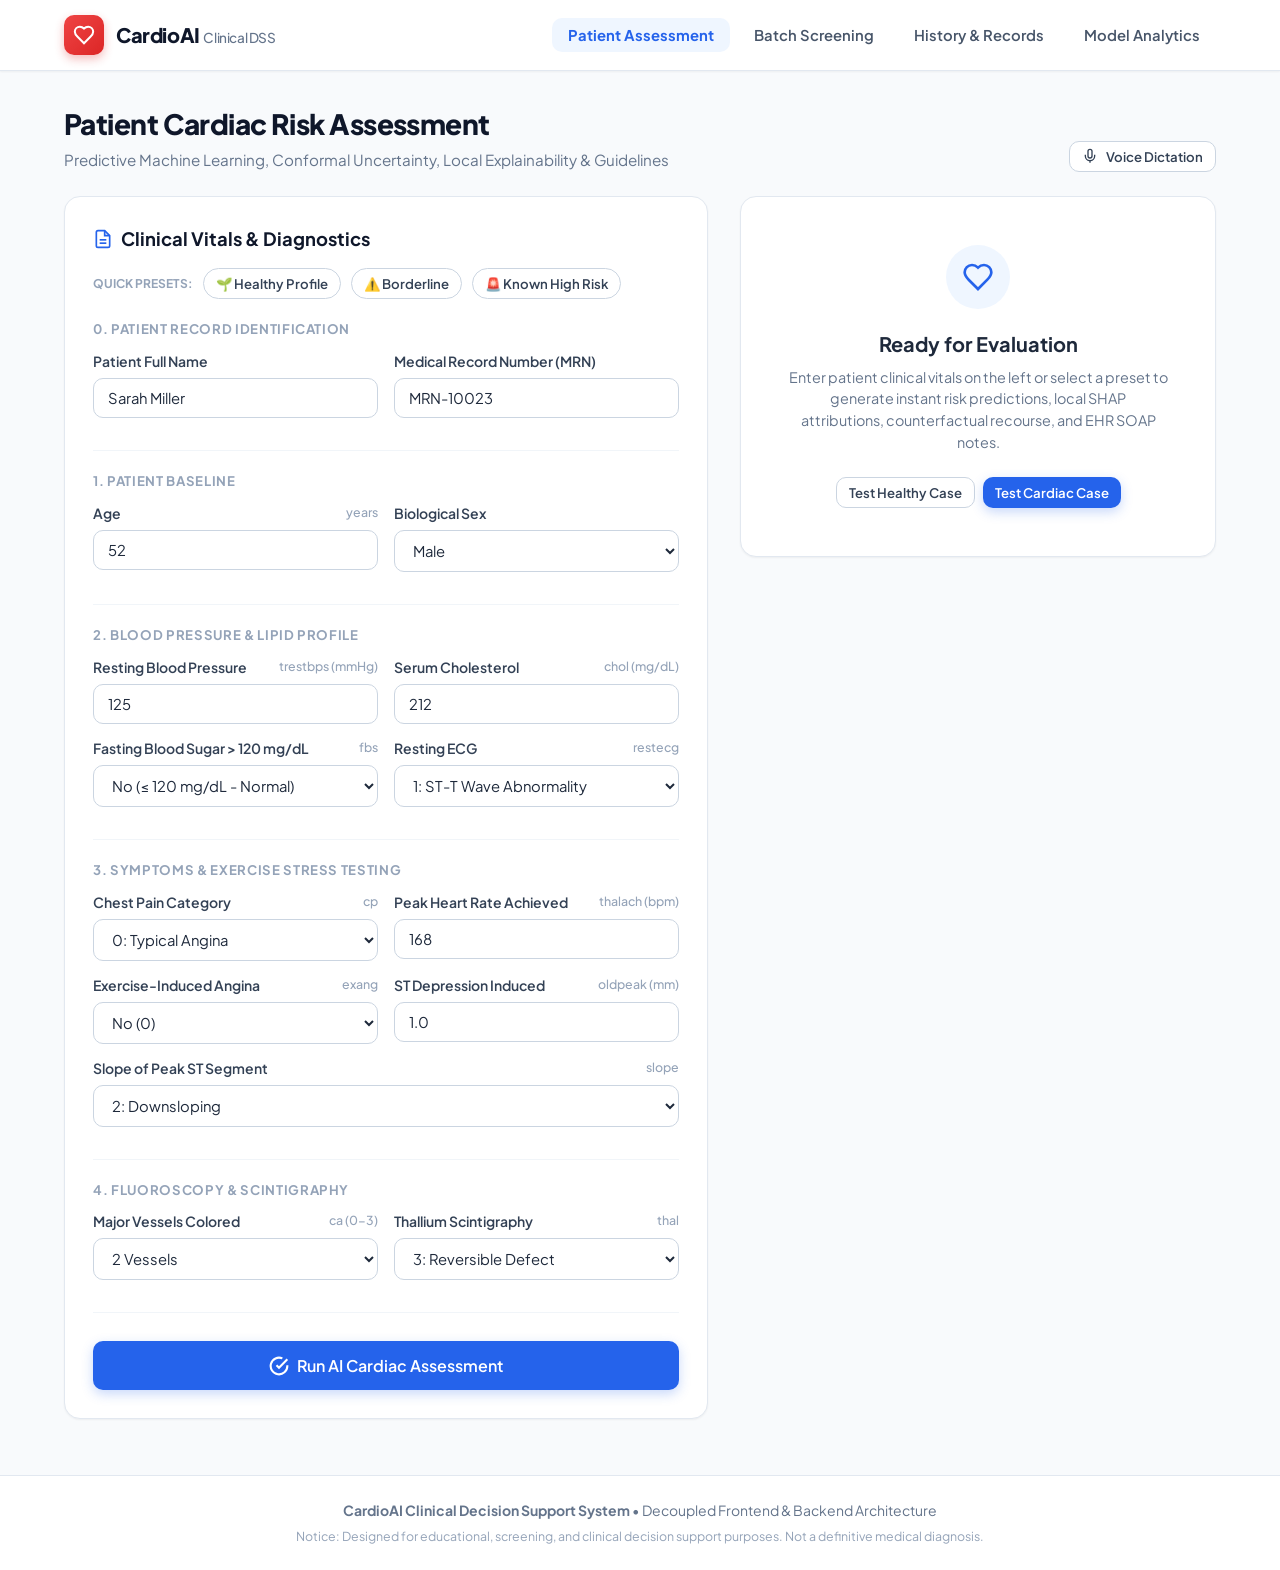
<file: frontend/index.html>
<!DOCTYPE html>
<html lang="en">
<head>
    <meta charset="UTF-8">
    <meta name="viewport" content="width=device-width, initial-scale=1.0">
    <title>CardioAI - Patient Cardiac Risk Assessment & Clinical DSS</title>
    <link rel="preconnect" href="https://fonts.googleapis.com">
    <link rel="preconnect" href="https://fonts.gstatic.com" crossorigin>
    <link href="https://fonts.googleapis.com/css2?family=Plus+Jakarta+Sans:wght@400;500;600;700;800&family=JetBrains+Mono:wght@400;600&display=swap" rel="stylesheet">
    <link rel="stylesheet" href="css/styles.css">
    <link rel="manifest" href="manifest.json">
</head>
<body>
    <nav class="navbar">
        <div class="nav-container">
            <a href="index.html" class="brand">
                <div class="brand-icon">
                    <svg width="22" height="22" viewBox="0 0 24 24" fill="none" stroke="currentColor" stroke-width="2.2"><path d="M19 14c1.49-1.46 3-3.21 3-5.5A5.5 5.5 0 0 0 16.5 3c-1.76 0-3 .5-4.5 2-1.5-1.5-2.74-2-4.5-2A5.5 5.5 0 0 0 2 8.5c0 2.3 1.5 4.05 3 5.5l7 7Z"></path></svg>
                </div>
                <span>CardioAI <span style="font-weight: 500; font-size: 0.85rem; color: var(--slate-500);">Clinical DSS</span></span>
            </a>
            <ul class="nav-links">
                <li><a href="index.html" class="nav-link active">Patient Assessment</a></li>
                <li><a href="batch.html" class="nav-link">Batch Screening</a></li>
                <li><a href="history.html" class="nav-link">History & Records</a></li>
                <li><a href="models.html" class="nav-link">Model Analytics</a></li>
            </ul>
        </div>
    </nav>

    <main class="main-content">
        <div class="page-header">
            <div>
                <h1 class="page-title">Patient Cardiac Risk Assessment</h1>
                <p class="page-subtitle">Predictive Machine Learning, Conformal Uncertainty, Local Explainability & Guidelines</p>
            </div>
            <div>
                <button type="button" class="btn btn-outline btn-sm" id="voiceBtn" onclick="toggleVoiceDictation()" style="background-color: white;">
                    <svg width="16" height="16" viewBox="0 0 24 24" fill="none" stroke="currentColor" stroke-width="2"><path d="M12 2a3 3 0 0 0-3 3v7a3 3 0 0 0 6 0V5a3 3 0 0 0-3-3Z"></path><path d="M19 10v2a7 7 0 0 1-14 0v-2"></path><line x1="12" y1="19" x2="12" y2="22"></line></svg>
                    <span id="voiceText">Voice Dictation</span>
                </button>
            </div>
        </div>

        <div class="assessment-grid" style="display: grid; grid-template-columns: 1.15fr 0.85fr; gap: 32px; align-items: start;">
            <!-- Left: Form -->
            <div class="card">
                <div class="card-title">
                    <svg width="20" height="20" viewBox="0 0 24 24" fill="none" stroke="var(--primary)" stroke-width="2"><path d="M14 2H6a2 2 0 0 0-2 2v16a2 2 0 0 0 2 2h12a2 2 0 0 0 2-2V8z"></path><polyline points="14 2 14 8 20 8"></polyline><line x1="16" y1="13" x2="8" y2="13"></line><line x1="16" y1="17" x2="8" y2="17"></line></svg>
                    Clinical Vitals & Diagnostics
                </div>

                <!-- Presets -->
                <div style="display: flex; gap: 10px; margin-bottom: 20px; flex-wrap: wrap;">
                    <span style="font-size: 0.75rem; font-weight: 700; color: var(--slate-400); align-self: center;">QUICK PRESETS:</span>
                    <button type="button" class="btn btn-outline btn-sm" onclick="applyPreset('healthy')" style="border-radius: 9999px;">🌱 Healthy Profile</button>
                    <button type="button" class="btn btn-outline btn-sm" onclick="applyPreset('moderate')" style="border-radius: 9999px;">⚠️ Borderline</button>
                    <button type="button" class="btn btn-outline btn-sm" onclick="applyPreset('cardiac')" style="border-radius: 9999px;">🚨 Known High Risk</button>
                </div>

                <form id="predictionForm">
                    <!-- 0. Patient Demographics & Record Identifier -->
                    <div class="form-section">
                        <div class="section-title">0. Patient Record Identification</div>
                        <div class="form-row">
                            <div class="form-group">
                                <label class="form-label">Patient Full Name</label>
                                <input type="text" id="input_patient_name" name="patient_name" class="form-control" value="Sarah Miller" required>
                            </div>
                            <div class="form-group">
                                <label class="form-label">Medical Record Number (MRN)</label>
                                <input type="text" id="input_mrn" name="mrn" class="form-control" value="MRN-10023" required>
                            </div>
                        </div>
                    </div>

                    <!-- 1. Patient Demographics -->
                    <div class="form-section">
                        <div class="section-title">1. Patient Baseline</div>
                        <div class="form-row">
                            <div class="form-group">
                                <label class="form-label">Age <span class="label-hint">years</span></label>
                                <input type="number" id="input_age" name="age" class="form-control" required min="18" max="100" value="52">
                            </div>
                            <div class="form-group">
                                <label class="form-label">Biological Sex</label>
                                <select id="input_sex" name="sex" class="form-control" required>
                                    <option value="1">Male</option>
                                    <option value="0">Female</option>
                                </select>
                            </div>
                        </div>
                    </div>

                    <!-- 2. Hemodynamics & Laboratory -->
                    <div class="form-section">
                        <div class="section-title">2. Blood Pressure & Lipid Profile</div>
                        <div class="form-row">
                            <div class="form-group">
                                <label class="form-label">Resting Blood Pressure <span class="label-hint">trestbps (mmHg)</span></label>
                                <input type="number" id="input_trestbps" name="trestbps" class="form-control" required min="80" max="220" value="125">
                            </div>
                            <div class="form-group">
                                <label class="form-label">Serum Cholesterol <span class="label-hint">chol (mg/dL)</span></label>
                                <input type="number" id="input_chol" name="chol" class="form-control" required min="100" max="600" value="212">
                            </div>
                        </div>
                        <div class="form-row">
                            <div class="form-group">
                                <label class="form-label">Fasting Blood Sugar &gt; 120 mg/dL <span class="label-hint">fbs</span></label>
                                <select id="input_fbs" name="fbs" class="form-control" required>
                                    <option value="0">No (≤ 120 mg/dL - Normal)</option>
                                    <option value="1">Yes (&gt; 120 mg/dL - Elevated)</option>
                                </select>
                            </div>
                            <div class="form-group">
                                <label class="form-label">Resting ECG <span class="label-hint">restecg</span></label>
                                <select id="input_restecg" name="restecg" class="form-control" required>
                                    <option value="0">0: Normal</option>
                                    <option value="1" selected>1: ST-T Wave Abnormality</option>
                                    <option value="2">2: Left Ventricular Hypertrophy</option>
                                </select>
                            </div>
                        </div>
                    </div>

                    <!-- 3. Symptoms & Stress Test -->
                    <div class="form-section">
                        <div class="section-title">3. Symptoms & Exercise Stress Testing</div>
                        <div class="form-row">
                            <div class="form-group">
                                <label class="form-label">Chest Pain Category <span class="label-hint">cp</span></label>
                                <select id="input_cp" name="cp" class="form-control" required>
                                    <option value="0">0: Typical Angina</option>
                                    <option value="1">1: Atypical Angina</option>
                                    <option value="2">2: Non-Anginal Pain</option>
                                    <option value="3">3: Asymptomatic</option>
                                </select>
                            </div>
                            <div class="form-group">
                                <label class="form-label">Peak Heart Rate Achieved <span class="label-hint">thalach (bpm)</span></label>
                                <input type="number" id="input_thalach" name="thalach" class="form-control" required min="60" max="230" value="168">
                            </div>
                        </div>
                        <div class="form-row">
                            <div class="form-group">
                                <label class="form-label">Exercise-Induced Angina <span class="label-hint">exang</span></label>
                                <select id="input_exang" name="exang" class="form-control" required>
                                    <option value="0">No (0)</option>
                                    <option value="1">Yes (1 - Exertional Discomfort)</option>
                                </select>
                            </div>
                            <div class="form-group">
                                <label class="form-label">ST Depression Induced <span class="label-hint">oldpeak (mm)</span></label>
                                <input type="number" step="0.1" id="input_oldpeak" name="oldpeak" class="form-control" required min="0" max="10" value="1.0">
                            </div>
                        </div>
                        <div class="form-row">
                            <div class="form-group">
                                <label class="form-label">Slope of Peak ST Segment <span class="label-hint">slope</span></label>
                                <select id="input_slope" name="slope" class="form-control" required>
                                    <option value="0">0: Upsloping</option>
                                    <option value="1">1: Flat</option>
                                    <option value="2" selected>2: Downsloping</option>
                                </select>
                            </div>
                        </div>
                    </div>

                    <!-- 4. Fluoroscopy & Thallium -->
                    <div class="form-section">
                        <div class="section-title">4. Fluoroscopy & Scintigraphy</div>
                        <div class="form-row">
                            <div class="form-group">
                                <label class="form-label">Major Vessels Colored <span class="label-hint">ca (0-3)</span></label>
                                <select id="input_ca" name="ca" class="form-control" required>
                                    <option value="0">0 Vessels</option>
                                    <option value="1">1 Vessel</option>
                                    <option value="2" selected>2 Vessels</option>
                                    <option value="3">3 Vessels</option>
                                </select>
                            </div>
                            <div class="form-group">
                                <label class="form-label">Thallium Scintigraphy <span class="label-hint">thal</span></label>
                                <select id="input_thal" name="thal" class="form-control" required>
                                    <option value="1">1: Normal</option>
                                    <option value="2">2: Fixed Defect</option>
                                    <option value="3" selected>3: Reversible Defect</option>
                                </select>
                            </div>
                        </div>
                    </div>

                    <button type="submit" class="btn btn-primary" style="width: 100%; padding: 14px; font-size: 1rem; margin-top: 8px;">
                        <svg width="20" height="20" viewBox="0 0 24 24" fill="none" stroke="currentColor" stroke-width="2.5"><path d="M22 11.08V12a10 10 0 1 1-5.93-9.14"></path><polyline points="22 4 12 14.01 9 11.01"></polyline></svg>
                        Run AI Cardiac Assessment
                    </button>
                </form>
            </div>

            <!-- Right: Results Panel -->
            <div id="resultsContainer">
                <div class="card" style="text-align: center; padding: 48px 24px;">
                    <div style="width: 64px; height: 64px; background-color: var(--primary-light); color: var(--primary); border-radius: 50%; display: flex; align-items: center; justify-content: center; margin: 0 auto 20px;">
                        <svg width="32" height="32" viewBox="0 0 24 24" fill="none" stroke="currentColor" stroke-width="2"><path d="M19 14c1.49-1.46 3-3.21 3-5.5A5.5 5.5 0 0 0 16.5 3c-1.76 0-3 .5-4.5 2-1.5-1.5-2.74-2-4.5-2A5.5 5.5 0 0 0 2 8.5c0 2.3 1.5 4.05 3 5.5l7 7Z"></path></svg>
                    </div>
                    <h3 style="font-size: 1.25rem; font-weight: 700; color: var(--slate-800); margin-bottom: 8px;">Ready for Evaluation</h3>
                    <p style="font-size: 0.9rem; color: var(--slate-500); max-width: 380px; margin: 0 auto 24px;">
                        Enter patient clinical vitals on the left or select a preset to generate instant risk predictions, local SHAP attributions, counterfactual recourse, and EHR SOAP notes.
                    </p>
                    <div style="display: flex; justify-content: center; gap: 8px;">
                        <button type="button" class="btn btn-outline btn-sm" onclick="applyPreset('healthy')">Test Healthy Case</button>
                        <button type="button" class="btn btn-primary btn-sm" onclick="applyPreset('cardiac')">Test Cardiac Case</button>
                    </div>
                </div>
            </div>
        </div>
    </main>

    <footer class="footer">
        <p><b>CardioAI Clinical Decision Support System</b> &bull; Decoupled Frontend & Backend Architecture</p>
        <p class="footer-disclaimer">Notice: Designed for educational, screening, and clinical decision support purposes. Not a definitive medical diagnosis.</p>
    </footer>

    <script src="js/api.js"></script>
    <script src="js/app.js"></script>
</body>
</html>
</file>
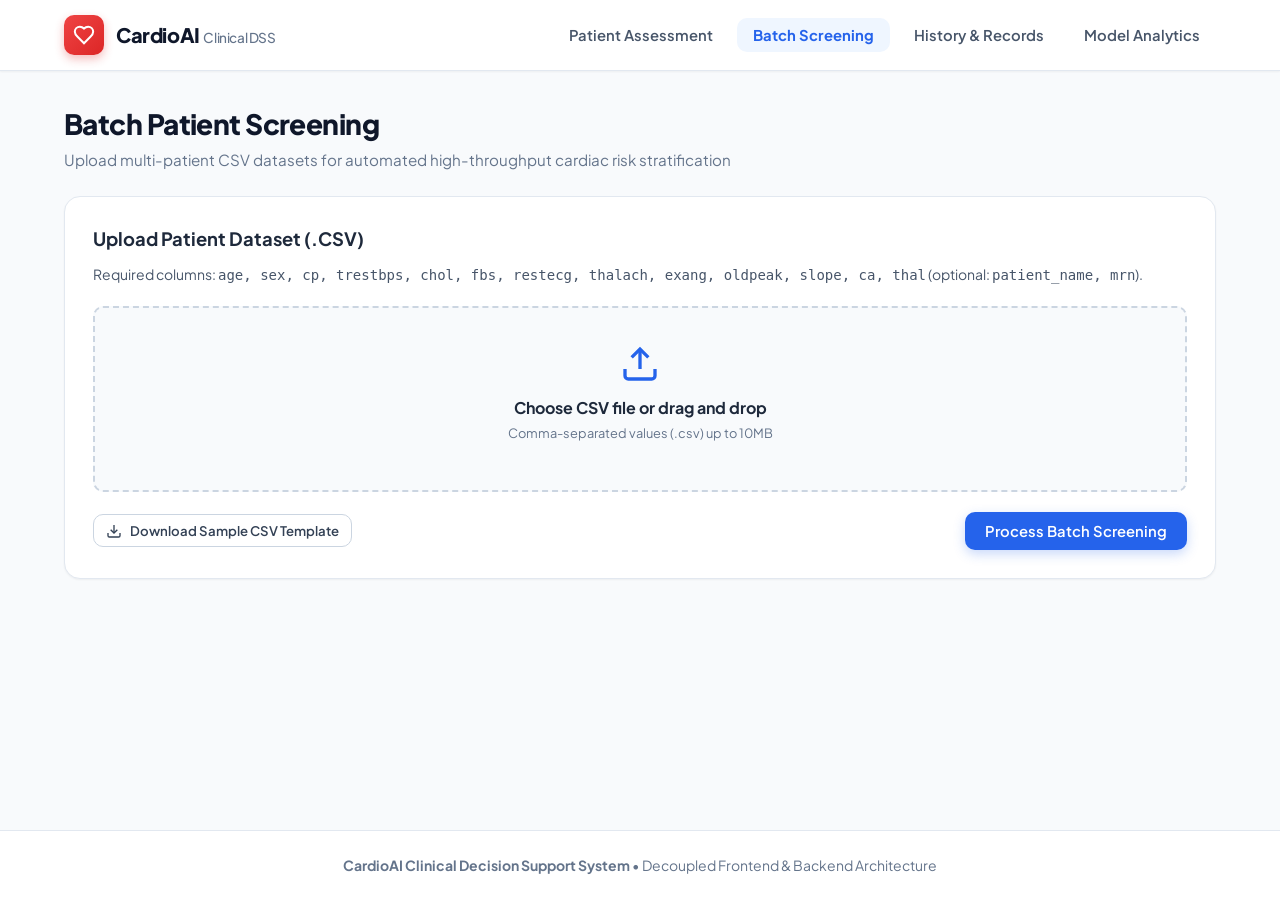
<file: frontend/batch.html>
<!DOCTYPE html>
<html lang="en">
<head>
    <meta charset="UTF-8">
    <meta name="viewport" content="width=device-width, initial-scale=1.0">
    <title>Batch Patient Screening - CardioAI</title>
    <link rel="preconnect" href="https://fonts.googleapis.com">
    <link rel="preconnect" href="https://fonts.gstatic.com" crossorigin>
    <link href="https://fonts.googleapis.com/css2?family=Plus+Jakarta+Sans:wght@400;500;600;700;800&display=swap" rel="stylesheet">
    <link rel="stylesheet" href="css/styles.css">
    <link rel="manifest" href="manifest.json">
</head>
<body>
    <nav class="navbar">
        <div class="nav-container">
            <a href="index.html" class="brand">
                <div class="brand-icon">
                    <svg width="22" height="22" viewBox="0 0 24 24" fill="none" stroke="currentColor" stroke-width="2.2"><path d="M19 14c1.49-1.46 3-3.21 3-5.5A5.5 5.5 0 0 0 16.5 3c-1.76 0-3 .5-4.5 2-1.5-1.5-2.74-2-4.5-2A5.5 5.5 0 0 0 2 8.5c0 2.3 1.5 4.05 3 5.5l7 7Z"></path></svg>
                </div>
                <span>CardioAI <span style="font-weight: 500; font-size: 0.85rem; color: var(--slate-500);">Clinical DSS</span></span>
            </a>
            <ul class="nav-links">
                <li><a href="index.html" class="nav-link">Patient Assessment</a></li>
                <li><a href="batch.html" class="nav-link active">Batch Screening</a></li>
                <li><a href="history.html" class="nav-link">History & Records</a></li>
                <li><a href="models.html" class="nav-link">Model Analytics</a></li>
            </ul>
        </div>
    </nav>

    <main class="main-content">
        <div class="page-header">
            <div>
                <h1 class="page-title">Batch Patient Screening</h1>
                <p class="page-subtitle">Upload multi-patient CSV datasets for automated high-throughput cardiac risk stratification</p>
            </div>
        </div>

        <div class="card">
            <h3 style="font-size: 1.15rem; font-weight: 700; margin-bottom: 12px;">Upload Patient Dataset (.CSV)</h3>
            <p style="font-size: 0.875rem; color: var(--slate-600); margin-bottom: 20px;">
                Required columns: <code>age, sex, cp, trestbps, chol, fbs, restecg, thalach, exang, oldpeak, slope, ca, thal</code> (optional: <code>patient_name, mrn</code>).
            </p>

            <form id="batchForm">
                <div style="border: 2px dashed var(--slate-300); border-radius: var(--radius-md); padding: 36px 20px; text-align: center; background-color: var(--slate-50); cursor: pointer;" onclick="document.getElementById('csv_file').click()">
                    <svg width="40" height="40" viewBox="0 0 24 24" fill="none" stroke="var(--primary)" stroke-width="2" style="margin: 0 auto 12px; display: block;"><path d="M21 15v4a2 2 0 0 1-2 2H5a2 2 0 0 1-2-2v-4"></path><polyline points="17 8 12 3 7 8"></polyline><line x1="12" y1="3" x2="12" y2="15"></line></svg>
                    <div style="font-weight: 700; color: var(--slate-800); margin-bottom: 4px;">Choose CSV file or drag and drop</div>
                    <div style="font-size: 0.8rem; color: var(--slate-500);">Comma-separated values (.csv) up to 10MB</div>
                    <input type="file" id="csv_file" accept=".csv" required style="display: none;">
                    <div id="file_selected" style="margin-top: 10px; font-weight: 600; color: var(--primary);"></div>
                </div>

                <div style="display: flex; justify-content: space-between; align-items: center; margin-top: 20px;">
                    <a id="templateLink" href="#" class="btn btn-outline btn-sm">
                        <svg width="16" height="16" viewBox="0 0 24 24" fill="none" stroke="currentColor" stroke-width="2"><path d="M21 15v4a2 2 0 0 1-2 2H5a2 2 0 0 1-2-2v-4"></path><polyline points="7 10 12 15 17 10"></polyline><line x1="12" y1="15" x2="12" y2="3"></line></svg>
                        Download Sample CSV Template
                    </a>
                    <button type="submit" class="btn btn-primary">
                        Process Batch Screening
                    </button>
                </div>
            </form>
        </div>

        <div id="batchResultsContainer"></div>
    </main>

    <footer class="footer">
        <p><b>CardioAI Clinical Decision Support System</b> &bull; Decoupled Frontend & Backend Architecture</p>
    </footer>

    <script src="js/api.js"></script>
    <script src="js/batch.js"></script>
</body>
</html>
</file>
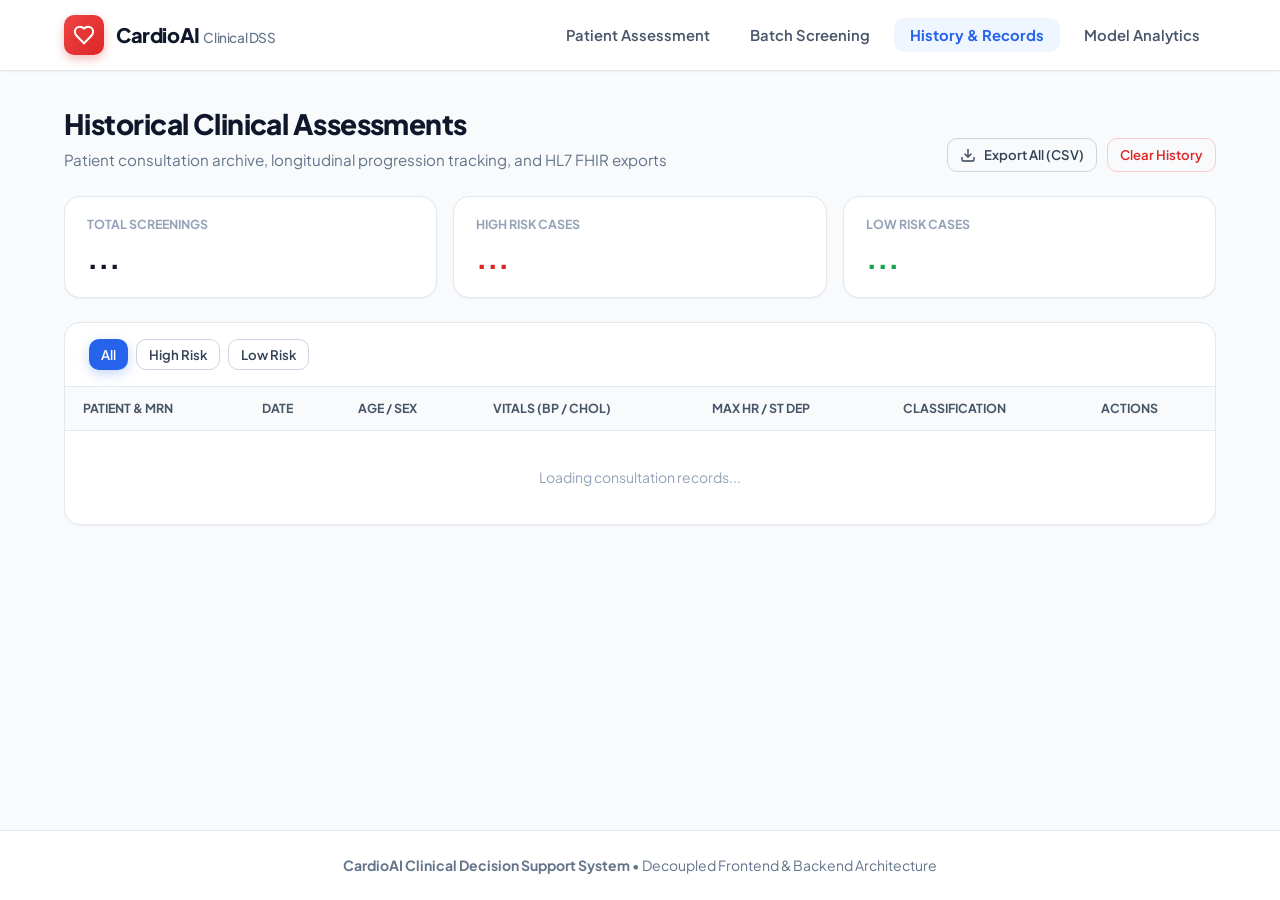
<file: frontend/history.html>
<!DOCTYPE html>
<html lang="en">
<head>
    <meta charset="UTF-8">
    <meta name="viewport" content="width=device-width, initial-scale=1.0">
    <title>Historical Clinical Assessments - CardioAI</title>
    <link rel="preconnect" href="https://fonts.googleapis.com">
    <link rel="preconnect" href="https://fonts.gstatic.com" crossorigin>
    <link href="https://fonts.googleapis.com/css2?family=Plus+Jakarta+Sans:wght@400;500;600;700;800&display=swap" rel="stylesheet">
    <link rel="stylesheet" href="css/styles.css">
    <link rel="manifest" href="manifest.json">
</head>
<body>
    <nav class="navbar">
        <div class="nav-container">
            <a href="index.html" class="brand">
                <div class="brand-icon">
                    <svg width="22" height="22" viewBox="0 0 24 24" fill="none" stroke="currentColor" stroke-width="2.2"><path d="M19 14c1.49-1.46 3-3.21 3-5.5A5.5 5.5 0 0 0 16.5 3c-1.76 0-3 .5-4.5 2-1.5-1.5-2.74-2-4.5-2A5.5 5.5 0 0 0 2 8.5c0 2.3 1.5 4.05 3 5.5l7 7Z"></path></svg>
                </div>
                <span>CardioAI <span style="font-weight: 500; font-size: 0.85rem; color: var(--slate-500);">Clinical DSS</span></span>
            </a>
            <ul class="nav-links">
                <li><a href="index.html" class="nav-link">Patient Assessment</a></li>
                <li><a href="batch.html" class="nav-link">Batch Screening</a></li>
                <li><a href="history.html" class="nav-link active">History & Records</a></li>
                <li><a href="models.html" class="nav-link">Model Analytics</a></li>
            </ul>
        </div>
    </nav>

    <main class="main-content">
        <div class="page-header">
            <div>
                <h1 class="page-title">Historical Clinical Assessments</h1>
                <p class="page-subtitle">Patient consultation archive, longitudinal progression tracking, and HL7 FHIR exports</p>
            </div>
            <div style="display: flex; gap: 10px;">
                <a id="csvExportBtn" href="#" class="btn btn-outline btn-sm">
                    <svg width="16" height="16" viewBox="0 0 24 24" fill="none" stroke="currentColor" stroke-width="2"><path d="M21 15v4a2 2 0 0 1-2 2H5a2 2 0 0 1-2-2v-4"></path><polyline points="7 10 12 15 17 10"></polyline><line x1="12" y1="15" x2="12" y2="3"></line></svg>
                    Export All (CSV)
                </a>
                <button type="button" id="clearHistoryBtn" class="btn btn-outline btn-sm" style="color: var(--danger); border-color: var(--danger-border);">
                    Clear History
                </button>
            </div>
        </div>

        <!-- Summary Stats -->
        <div style="display: grid; grid-template-columns: repeat(auto-fit, minmax(200px, 1fr)); gap: 16px; margin-bottom: 24px;">
            <div class="card" style="margin-bottom: 0; padding: 18px 22px;">
                <div style="font-size: 0.775rem; font-weight: 700; text-transform: uppercase; color: var(--slate-400);">Total Screenings</div>
                <div id="totalCount" style="font-size: 1.75rem; font-weight: 800; color: var(--slate-900); margin-top: 4px;">...</div>
            </div>
            <div class="card" style="margin-bottom: 0; padding: 18px 22px;">
                <div style="font-size: 0.775rem; font-weight: 700; text-transform: uppercase; color: var(--slate-400);">High Risk Cases</div>
                <div id="highCount" style="font-size: 1.75rem; font-weight: 800; color: var(--danger); margin-top: 4px;">...</div>
            </div>
            <div class="card" style="margin-bottom: 0; padding: 18px 22px;">
                <div style="font-size: 0.775rem; font-weight: 700; text-transform: uppercase; color: var(--slate-400);">Low Risk Cases</div>
                <div id="lowCount" style="font-size: 1.75rem; font-weight: 800; color: var(--success); margin-top: 4px;">...</div>
            </div>
        </div>

        <!-- Table Card -->
        <div class="card" style="padding: 0; overflow: hidden;">
            <div style="padding: 16px 24px; border-bottom: 1px solid var(--slate-200); display: flex; gap: 8px;">
                <button class="filter-btn btn btn-primary btn-sm active" onclick="filterRecords('all', this)">All</button>
                <button class="filter-btn btn btn-outline btn-sm" onclick="filterRecords('high', this)">High Risk</button>
                <button class="filter-btn btn btn-outline btn-sm" onclick="filterRecords('low', this)">Low Risk</button>
            </div>

            <div style="overflow-x: auto;">
                <table style="width: 100%; border-collapse: collapse; font-size: 0.875rem; text-align: left;">
                    <thead>
                        <tr style="background-color: var(--slate-50); border-bottom: 1px solid var(--slate-200); font-size: 0.775rem; text-transform: uppercase; color: var(--slate-600);">
                            <th style="padding: 12px 18px;">Patient & MRN</th>
                            <th style="padding: 12px 18px;">Date</th>
                            <th style="padding: 12px 18px;">Age / Sex</th>
                            <th style="padding: 12px 18px;">Vitals (BP / Chol)</th>
                            <th style="padding: 12px 18px;">Max HR / ST Dep</th>
                            <th style="padding: 12px 18px;">Classification</th>
                            <th style="padding: 12px 18px;">Actions</th>
                        </tr>
                    </thead>
                    <tbody id="historyTbody">
                        <tr>
                            <td colspan="7" style="text-align: center; padding: 36px; color: var(--slate-400);">Loading consultation records...</td>
                        </tr>
                    </tbody>
                </table>
            </div>
        </div>
    </main>

    <footer class="footer">
        <p><b>CardioAI Clinical Decision Support System</b> &bull; Decoupled Frontend & Backend Architecture</p>
    </footer>

    <script src="js/api.js"></script>
    <script src="js/history.js"></script>
</body>
</html>
</file>
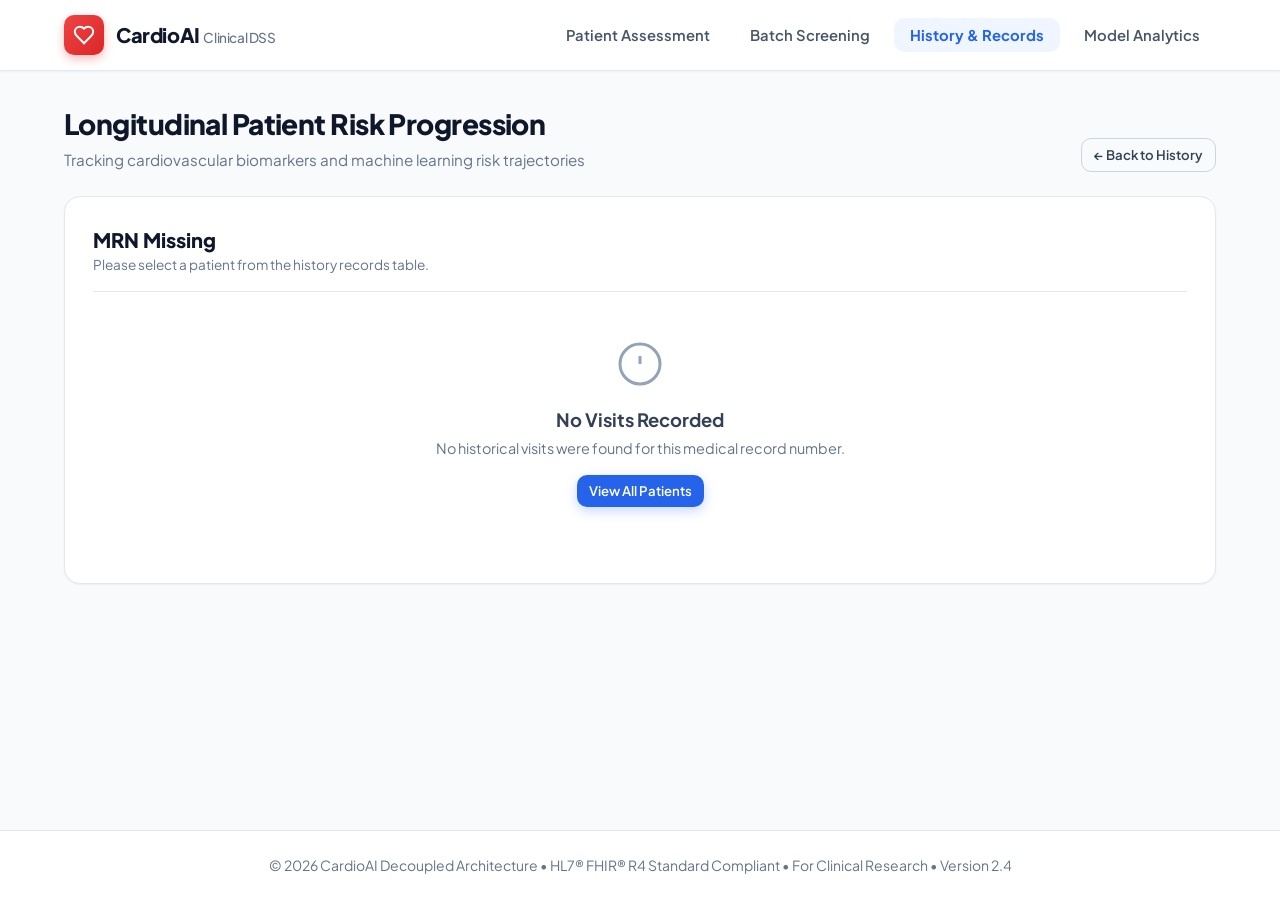
<file: frontend/longitudinal.html>
<!DOCTYPE html>
<html lang="en">
<head>
    <meta charset="UTF-8">
    <meta name="viewport" content="width=device-width, initial-scale=1.0">
    <title>Longitudinal Risk Progression - CardioAI</title>
    <link rel="preconnect" href="https://fonts.googleapis.com">
    <link rel="preconnect" href="https://fonts.gstatic.com" crossorigin>
    <link href="https://fonts.googleapis.com/css2?family=Plus+Jakarta+Sans:wght@400;500;600;700;800&family=JetBrains+Mono:wght@500;700&display=swap" rel="stylesheet">
    <link rel="stylesheet" href="css/styles.css">
    <link rel="manifest" href="manifest.json">
    <style>
        .timeline {
            position: relative;
            padding-left: 32px;
            margin-top: 24px;
        }
        .timeline::before {
            content: '';
            position: absolute;
            left: 10px;
            top: 0;
            bottom: 0;
            width: 3px;
            background-color: var(--slate-200);
        }
        .timeline-item {
            position: relative;
            margin-bottom: 28px;
        }
        .timeline-dot {
            position: absolute;
            left: -32px;
            top: 4px;
            width: 22px;
            height: 22px;
            border-radius: 50%;
            background-color: white;
            border: 4px solid var(--primary);
            box-shadow: 0 0 0 3px rgba(37, 99, 235, 0.15);
        }
        .timeline-dot.high {
            border-color: var(--danger);
            box-shadow: 0 0 0 3px rgba(220, 38, 38, 0.2);
        }
        .timeline-dot.low {
            border-color: var(--success);
            box-shadow: 0 0 0 3px rgba(22, 163, 74, 0.2);
        }
        .visit-card {
            background-color: #ffffff;
            border: 1px solid var(--slate-200);
            border-radius: var(--radius-md);
            padding: 20px;
            box-shadow: var(--shadow-sm);
            transition: transform 0.15s ease, box-shadow 0.15s ease;
        }
        .visit-card:hover {
            transform: translateY(-2px);
            box-shadow: var(--shadow-md);
        }
        .vitals-grid {
            display: grid;
            grid-template-columns: repeat(auto-fit, minmax(130px, 1fr));
            gap: 12px;
            margin-top: 14px;
        }
        .vital-stat {
            background-color: var(--slate-50);
            border: 1px solid var(--slate-200);
            border-radius: var(--radius-md);
            padding: 8px 12px;
        }
        .vital-lbl { font-size: 0.75rem; color: var(--slate-500); font-weight: 600; }
        .vital-val { font-size: 1rem; font-weight: 700; color: var(--slate-800); }
    </style>
</head>
<body>
    <nav class="navbar">
        <div class="nav-container">
            <a href="index.html" class="brand">
                <div class="brand-icon">
                    <svg width="22" height="22" viewBox="0 0 24 24" fill="none" stroke="currentColor" stroke-width="2.2"><path d="M19 14c1.49-1.46 3-3.21 3-5.5A5.5 5.5 0 0 0 16.5 3c-1.76 0-3 .5-4.5 2-1.5-1.5-2.74-2-4.5-2A5.5 5.5 0 0 0 2 8.5c0 2.3 1.5 4.05 3 5.5l7 7Z"></path></svg>
                </div>
                <span>CardioAI <span style="font-weight: 500; font-size: 0.85rem; color: var(--slate-500);">Clinical DSS</span></span>
            </a>
            <ul class="nav-links">
                <li><a href="index.html" class="nav-link">Patient Assessment</a></li>
                <li><a href="batch.html" class="nav-link">Batch Screening</a></li>
                <li><a href="history.html" class="nav-link active">History & Records</a></li>
                <li><a href="models.html" class="nav-link">Model Analytics</a></li>
            </ul>
        </div>
    </nav>

    <main class="main-content">
        <div class="page-header">
            <div>
                <h1 class="page-title" id="pageTitle">Longitudinal Patient Risk Progression</h1>
                <p class="page-subtitle" id="pageSubtitle">Tracking cardiovascular biomarkers and machine learning risk trajectories</p>
            </div>
            <div>
                <a href="history.html" class="btn btn-outline btn-sm">&larr; Back to History</a>
            </div>
        </div>

        <div class="card">
            <div style="display: flex; justify-content: space-between; align-items: center; border-bottom: 1px solid var(--slate-200); padding-bottom: 16px; flex-wrap: wrap; gap: 12px;">
                <div>
                    <h2 style="font-size: 1.25rem; font-weight: 800; color: var(--slate-900);" id="patientHeader">Patient History</h2>
                    <div style="font-size: 0.85rem; color: var(--slate-500);" id="patientMeta">Fetching patient records from database...</div>
                </div>
                <div id="riskTrendBadge"></div>
            </div>

            <!-- Loading State -->
            <div id="loadingState" style="text-align: center; padding: 48px 20px;">
                <div class="spinner" style="margin: 0 auto 16px auto;"></div>
                <p style="color: var(--slate-500); font-weight: 500;">Retrieving longitudinal records...</p>
            </div>

            <!-- Empty / Not Found State -->
            <div id="emptyState" style="display: none; text-align: center; padding: 48px 20px;">
                <svg width="48" height="48" viewBox="0 0 24 24" fill="none" stroke="var(--slate-400)" stroke-width="1.5" style="margin-bottom: 12px;"><circle cx="12" cy="12" r="10"></circle><line x1="12" y1="8" x2="12" y2="12"></line><line x1="12" y1="16" x2="12.01" y2="16"></line></svg>
                <h3 style="font-size: 1.15rem; font-weight: 700; color: var(--slate-700);">No Visits Recorded</h3>
                <p style="font-size: 0.9rem; color: var(--slate-500); margin-top: 4px;">No historical visits were found for this medical record number.</p>
                <a href="history.html" class="btn btn-primary btn-sm" style="margin-top: 16px;">View All Patients</a>
            </div>

            <!-- Timeline of consultations -->
            <div id="timelineContainer" class="timeline" style="display: none;"></div>
        </div>
    </main>

    <footer class="footer">
        <p>&copy; 2026 CardioAI Decoupled Architecture &bull; HL7&reg; FHIR&reg; R4 Standard Compliant &bull; For Clinical Research &bull; Version 2.4</p>
    </footer>

    <script src="js/api.js"></script>
    <script src="js/longitudinal.js"></script>
</body>
</html>
</file>
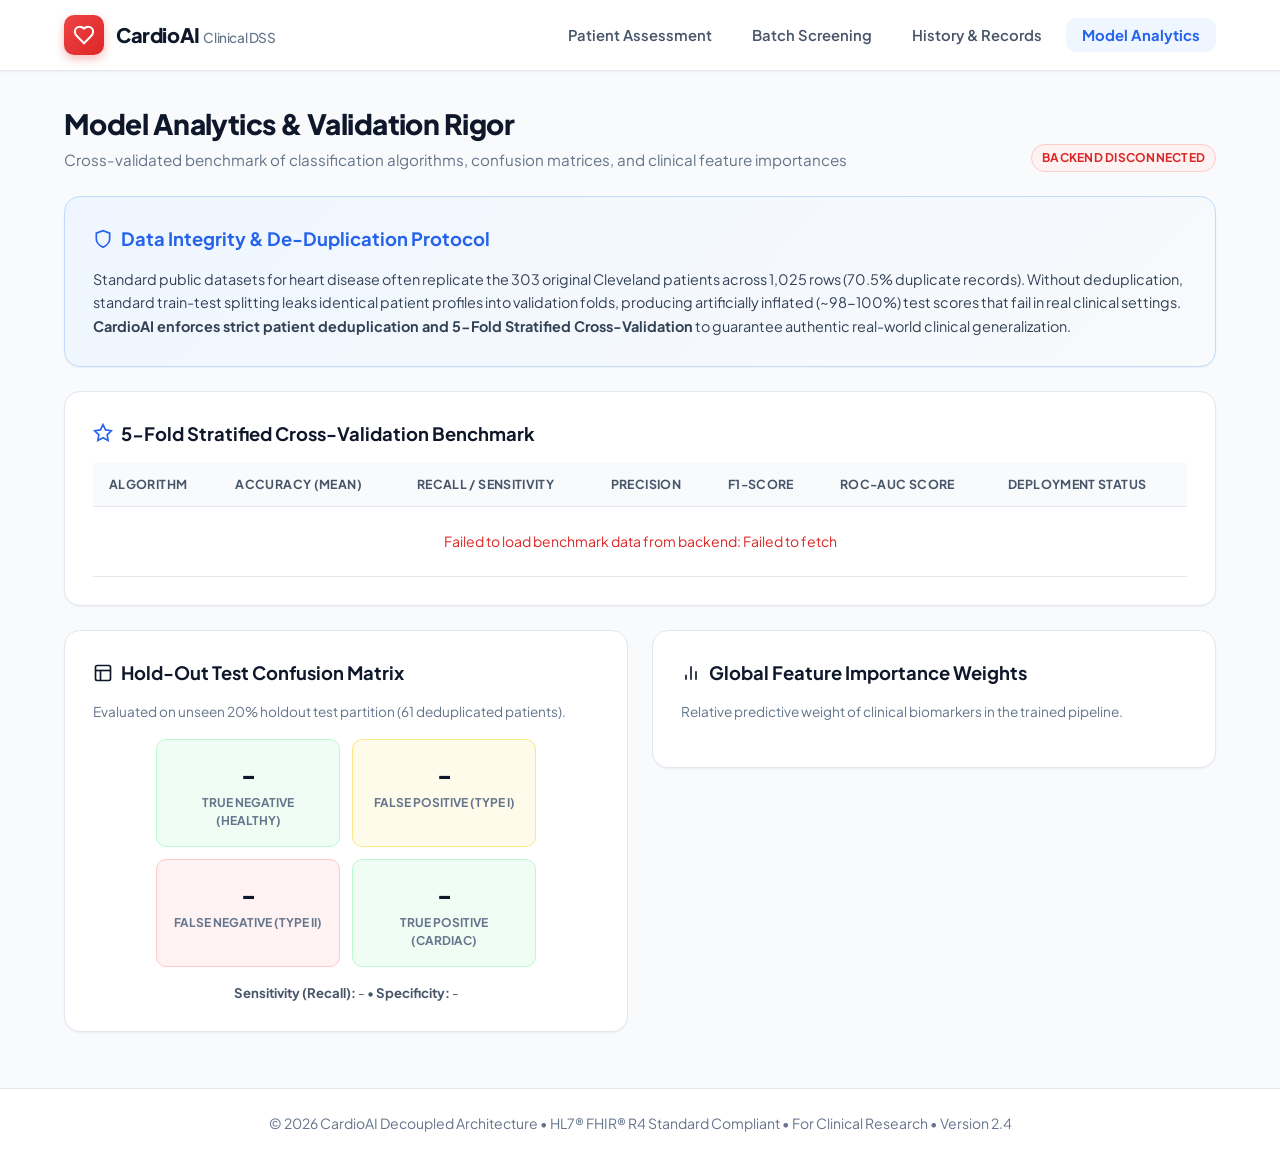
<file: frontend/models.html>
<!DOCTYPE html>
<html lang="en">
<head>
    <meta charset="UTF-8">
    <meta name="viewport" content="width=device-width, initial-scale=1.0">
    <title>Model Benchmark Analytics - CardioAI</title>
    <link rel="preconnect" href="https://fonts.googleapis.com">
    <link rel="preconnect" href="https://fonts.gstatic.com" crossorigin>
    <link href="https://fonts.googleapis.com/css2?family=Plus+Jakarta+Sans:wght@400;500;600;700;800&family=JetBrains+Mono:wght@500;700&display=swap" rel="stylesheet">
    <link rel="stylesheet" href="css/styles.css">
    <link rel="manifest" href="manifest.json">
    <style>
        .metrics-table {
            width: 100%;
            border-collapse: collapse;
            font-size: 0.875rem;
            text-align: left;
        }
        .metrics-table th {
            background-color: var(--slate-50);
            color: var(--slate-600);
            font-weight: 700;
            padding: 12px 16px;
            border-bottom: 1px solid var(--slate-200);
            font-size: 0.775rem;
            text-transform: uppercase;
            letter-spacing: 0.03em;
        }
        .metrics-table td {
            padding: 14px 16px;
            border-bottom: 1px solid var(--slate-200);
            color: var(--slate-700);
        }
        .metrics-table tr.best-row {
            background-color: var(--primary-light);
            font-weight: 600;
        }

        .cm-grid {
            display: grid;
            grid-template-columns: 1fr 1fr;
            gap: 12px;
            max-width: 380px;
            margin: 16px auto;
            text-align: center;
        }
        .cm-cell {
            padding: 16px;
            border-radius: var(--radius-md);
            border: 1px solid var(--slate-200);
        }
        .cm-cell.tn { background-color: var(--success-light); border-color: var(--success-border); }
        .cm-cell.fp { background-color: var(--warning-light); border-color: var(--warning-border); }
        .cm-cell.fn { background-color: var(--danger-light); border-color: var(--danger-border); }
        .cm-cell.tp { background-color: var(--success-light); border-color: var(--success-border); }
        .cm-num { font-size: 1.5rem; font-weight: 800; color: var(--slate-900); }
        .cm-lbl { font-size: 0.75rem; font-weight: 700; color: var(--slate-500); text-transform: uppercase; margin-top: 2px; }

        .feat-bar-row {
            display: flex;
            align-items: center;
            gap: 12px;
            margin-bottom: 12px;
            font-size: 0.825rem;
        }
        .feat-name {
            width: 140px;
            font-weight: 600;
            color: var(--slate-700);
            text-align: right;
        }
        .feat-bar-wrap {
            flex: 1;
            background-color: var(--slate-100);
            border-radius: 9999px;
            height: 10px;
            overflow: hidden;
        }
        .feat-bar-fill {
            height: 100%;
            background: linear-gradient(90deg, var(--primary), #3b82f6);
            border-radius: 9999px;
            transition: width 0.6s cubic-bezier(0.16, 1, 0.3, 1);
        }
        .feat-score {
            width: 50px;
            font-family: 'JetBrains Mono', monospace;
            font-size: 0.75rem;
            color: var(--slate-500);
        }
    </style>
</head>
<body>
    <nav class="navbar">
        <div class="nav-container">
            <a href="index.html" class="brand">
                <div class="brand-icon">
                    <svg width="22" height="22" viewBox="0 0 24 24" fill="none" stroke="currentColor" stroke-width="2.2"><path d="M19 14c1.49-1.46 3-3.21 3-5.5A5.5 5.5 0 0 0 16.5 3c-1.76 0-3 .5-4.5 2-1.5-1.5-2.74-2-4.5-2A5.5 5.5 0 0 0 2 8.5c0 2.3 1.5 4.05 3 5.5l7 7Z"></path></svg>
                </div>
                <span>CardioAI <span style="font-weight: 500; font-size: 0.85rem; color: var(--slate-500);">Clinical DSS</span></span>
            </a>
            <ul class="nav-links">
                <li><a href="index.html" class="nav-link">Patient Assessment</a></li>
                <li><a href="batch.html" class="nav-link">Batch Screening</a></li>
                <li><a href="history.html" class="nav-link">History & Records</a></li>
                <li><a href="models.html" class="nav-link active">Model Analytics</a></li>
            </ul>
        </div>
    </nav>

    <main class="main-content">
        <div class="page-header">
            <div>
                <h1 class="page-title">Model Analytics & Validation Rigor</h1>
                <p class="page-subtitle">Cross-validated benchmark of classification algorithms, confusion matrices, and clinical feature importances</p>
            </div>
            <div id="modelStatusBadge">
                <span class="badge badge-info">Querying Pipeline...</span>
            </div>
        </div>

        <!-- Methodology Notice Card -->
        <div class="card" style="background: linear-gradient(135deg, #eff6ff, #f8fafc); border-color: #bfdbfe;">
            <div class="card-title" style="color: var(--primary);">
                <svg width="20" height="20" viewBox="0 0 24 24" fill="none" stroke="currentColor" stroke-width="2"><path d="M12 22s8-4 8-10V5l-8-3-8 3v7c0 6 8 10 8 10z"></path></svg>
                Data Integrity & De-Duplication Protocol
            </div>
            <p style="font-size: 0.9rem; color: var(--slate-700); line-height: 1.6;">
                Standard public datasets for heart disease often replicate the 303 original Cleveland patients across 1,025 rows (70.5% duplicate records). Without deduplication, standard train-test splitting leaks identical patient profiles into validation folds, producing artificially inflated (~98-100%) test scores that fail in real clinical settings. <b>CardioAI enforces strict patient deduplication and 5-Fold Stratified Cross-Validation</b> to guarantee authentic real-world clinical generalization.
            </p>
        </div>

        <!-- Loading State -->
        <div id="loadingState" class="card" style="text-align: center; padding: 48px 20px;">
            <div class="spinner" style="margin: 0 auto 16px auto;"></div>
            <p style="color: var(--slate-500); font-weight: 500;">Loading benchmark metrics and model analytics from backend...</p>
        </div>

        <div id="analyticsContent" style="display: none;">
            <!-- 5-Fold CV Comparison Table -->
            <div class="card">
                <div class="card-title">
                    <svg width="20" height="20" viewBox="0 0 24 24" fill="none" stroke="var(--primary)" stroke-width="2"><polygon points="12 2 15.09 8.26 22 9.27 17 14.14 18.18 21.02 12 17.77 5.82 21.02 7 14.14 2 9.27 8.91 8.26 12 2"></polygon></svg>
                    5-Fold Stratified Cross-Validation Benchmark
                </div>

                <div style="overflow-x: auto;">
                    <table class="metrics-table">
                        <thead>
                            <tr>
                                <th>Algorithm</th>
                                <th>Accuracy (Mean)</th>
                                <th>Recall / Sensitivity</th>
                                <th>Precision</th>
                                <th>F1-Score</th>
                                <th>ROC-AUC Score</th>
                                <th>Deployment Status</th>
                            </tr>
                        </thead>
                        <tbody id="metricsTableBody">
                            <!-- Populated dynamically via JS -->
                        </tbody>
                    </table>
                </div>
            </div>

            <!-- Holdout Performance & Feature Importance -->
            <div style="display: grid; grid-template-columns: repeat(auto-fit, minmax(360px, 1fr)); gap: 24px; align-items: start;">
                <!-- Confusion Matrix Card -->
                <div class="card">
                    <div class="card-title">
                        <svg width="20" height="20" viewBox="0 0 24 24" fill="none" stroke="currentColor" stroke-width="2"><rect x="3" y="3" width="18" height="18" rx="2" ry="2"></rect><line x1="3" y1="9" x2="21" y2="9"></line><line x1="9" y1="21" x2="9" y2="9"></line></svg>
                        Hold-Out Test Confusion Matrix
                    </div>
                    <p style="font-size: 0.85rem; color: var(--slate-500); margin-bottom: 12px;">
                        Evaluated on unseen 20% holdout test partition (61 deduplicated patients).
                    </p>

                    <div class="cm-grid">
                        <div class="cm-cell tn">
                            <div class="cm-num" id="cmTN">-</div>
                            <div class="cm-lbl">True Negative (Healthy)</div>
                        </div>
                        <div class="cm-cell fp">
                            <div class="cm-num" id="cmFP">-</div>
                            <div class="cm-lbl">False Positive (Type I)</div>
                        </div>
                        <div class="cm-cell fn">
                            <div class="cm-num" id="cmFN">-</div>
                            <div class="cm-lbl">False Negative (Type II)</div>
                        </div>
                        <div class="cm-cell tp">
                            <div class="cm-num" id="cmTP">-</div>
                            <div class="cm-lbl">True Positive (Cardiac)</div>
                        </div>
                    </div>
                    <div style="font-size: 0.825rem; color: var(--slate-600); text-align: center; margin-top: 14px;" id="cmStats">
                        <b>Sensitivity (Recall):</b> - &bull; <b>Specificity:</b> -
                    </div>
                </div>

                <!-- Feature Importance Card -->
                <div class="card">
                    <div class="card-title">
                        <svg width="20" height="20" viewBox="0 0 24 24" fill="none" stroke="currentColor" stroke-width="2"><line x1="18" y1="20" x2="18" y2="10"></line><line x1="12" y1="20" x2="12" y2="4"></line><line x1="6" y1="20" x2="6" y2="14"></line></svg>
                        Global Feature Importance Weights
                    </div>
                    <p style="font-size: 0.85rem; color: var(--slate-500); margin-bottom: 16px;">
                        Relative predictive weight of clinical biomarkers in the trained pipeline.
                    </p>

                    <div id="featureImportanceList">
                        <!-- Populated dynamically via JS -->
                    </div>
                </div>
            </div>
        </div>
    </main>

    <footer class="footer">
        <p>&copy; 2026 CardioAI Decoupled Architecture &bull; HL7&reg; FHIR&reg; R4 Standard Compliant &bull; For Clinical Research &bull; Version 2.4</p>
    </footer>

    <script src="js/api.js"></script>
    <script src="js/models.js"></script>
</body>
</html>
</file>
<file: frontend/css/styles.css>
:root {
    --primary: #2563eb;
    --primary-hover: #1d4ed8;
    --primary-light: #eff6ff;
    --primary-border: #bfdbfe;
    --danger: #dc2626;
    --danger-light: #fef2f2;
    --danger-border: #fecaca;
    --success: #16a34a;
    --success-light: #f0fdf4;
    --success-border: #bbf7d0;
    --warning: #d97706;
    --warning-light: #fffbeb;
    --warning-border: #fde68a;
    --slate-50: #f8fafc;
    --slate-100: #f1f5f9;
    --slate-200: #e2e8f0;
    --slate-300: #cbd5e1;
    --slate-400: #94a3b8;
    --slate-500: #64748b;
    --slate-600: #475569;
    --slate-700: #334155;
    --slate-800: #1e293b;
    --slate-900: #0f172a;
    --radius-sm: 6px;
    --radius-md: 10px;
    --radius-lg: 16px;
    --shadow-sm: 0 1px 2px 0 rgb(0 0 0 / 0.05);
    --shadow-md: 0 4px 6px -1px rgb(0 0 0 / 0.1), 0 2px 4px -2px rgb(0 0 0 / 0.1);
    --shadow-lg: 0 10px 15px -3px rgb(0 0 0 / 0.1), 0 4px 6px -4px rgb(0 0 0 / 0.1);
}

* {
    box-sizing: border-box;
    margin: 0;
    padding: 0;
}

body {
    font-family: 'Plus Jakarta Sans', -apple-system, BlinkMacSystemFont, 'Segoe UI', Roboto, sans-serif;
    background-color: #f8fafc;
    color: var(--slate-800);
    min-height: 100vh;
    display: flex;
    flex-direction: column;
    line-height: 1.5;
}

/* Navbar */
.navbar {
    background-color: #ffffff;
    border-bottom: 1px solid var(--slate-200);
    position: sticky;
    top: 0;
    z-index: 50;
    box-shadow: var(--shadow-sm);
}

.nav-container {
    max-width: 1200px;
    margin: 0 auto;
    padding: 0 24px;
    height: 70px;
    display: flex;
    align-items: center;
    justify-content: space-between;
}

.brand {
    display: flex;
    align-items: center;
    gap: 12px;
    text-decoration: none;
    color: var(--slate-900);
    font-weight: 800;
    font-size: 1.25rem;
    letter-spacing: -0.02em;
}

.brand-icon {
    width: 40px;
    height: 40px;
    background: linear-gradient(135deg, #ef4444, #dc2626);
    border-radius: 10px;
    display: flex;
    align-items: center;
    justify-content: center;
    color: white;
    box-shadow: 0 4px 10px rgba(220, 38, 38, 0.3);
}

.nav-links {
    display: flex;
    align-items: center;
    gap: 8px;
    list-style: none;
}

.nav-link {
    text-decoration: none;
    color: var(--slate-600);
    font-weight: 600;
    font-size: 0.925rem;
    padding: 8px 16px;
    border-radius: var(--radius-md);
    transition: all 0.2s ease;
}

.nav-link:hover {
    color: var(--primary);
    background-color: var(--primary-light);
}

.nav-link.active {
    color: var(--primary);
    background-color: var(--primary-light);
    font-weight: 700;
}

/* Layout */
.main-content {
    flex: 1;
    max-width: 1200px;
    width: 100%;
    margin: 32px auto;
    padding: 0 24px;
}

.footer {
    background-color: #ffffff;
    border-top: 1px solid var(--slate-200);
    padding: 24px 0;
    margin-top: auto;
    text-align: center;
    color: var(--slate-500);
    font-size: 0.875rem;
}

.footer-disclaimer {
    font-size: 0.775rem;
    color: var(--slate-400);
    margin-top: 6px;
}

/* Cards */
.card {
    background-color: #ffffff;
    border-radius: var(--radius-lg);
    border: 1px solid var(--slate-200);
    box-shadow: var(--shadow-sm);
    padding: 28px;
    margin-bottom: 24px;
}

.card-title {
    font-size: 1.15rem;
    font-weight: 700;
    color: var(--slate-900);
    margin-bottom: 16px;
    display: flex;
    align-items: center;
    gap: 8px;
}

/* Badges */
.badge {
    display: inline-flex;
    align-items: center;
    padding: 4px 10px;
    border-radius: 9999px;
    font-size: 0.75rem;
    font-weight: 700;
    letter-spacing: 0.02em;
    text-transform: uppercase;
}
.badge-danger {
    background-color: var(--danger-light);
    color: var(--danger);
    border: 1px solid var(--danger-border);
}
.badge-success {
    background-color: var(--success-light);
    color: var(--success);
    border: 1px solid var(--success-border);
}
.badge-warning {
    background-color: var(--warning-light);
    color: var(--warning);
    border: 1px solid var(--warning-border);
}
.badge-primary {
    background-color: var(--primary-light);
    color: var(--primary);
    border: 1px solid var(--primary-border);
}

/* Buttons */
.btn {
    display: inline-flex;
    align-items: center;
    justify-content: center;
    gap: 8px;
    padding: 10px 20px;
    border-radius: var(--radius-md);
    font-weight: 600;
    font-size: 0.925rem;
    cursor: pointer;
    transition: all 0.2s ease;
    text-decoration: none;
    border: none;
    font-family: inherit;
}
.btn-primary {
    background-color: var(--primary);
    color: white;
    box-shadow: 0 4px 12px rgba(37, 99, 235, 0.25);
}
.btn-primary:hover {
    background-color: var(--primary-hover);
    transform: translateY(-1px);
}
.btn-outline {
    background-color: transparent;
    border: 1px solid var(--slate-300);
    color: var(--slate-700);
}
.btn-outline:hover {
    background-color: var(--slate-100);
    border-color: var(--slate-400);
}
.btn-sm {
    padding: 6px 12px;
    font-size: 0.825rem;
}

/* Form Styles */
.form-section {
    margin-bottom: 20px;
    padding-bottom: 18px;
    border-bottom: 1px solid var(--slate-100);
}
.form-section:last-child {
    border-bottom: none;
    margin-bottom: 0;
    padding-bottom: 0;
}
.section-title {
    font-size: 0.825rem;
    font-weight: 700;
    text-transform: uppercase;
    letter-spacing: 0.05em;
    color: var(--slate-400);
    margin-bottom: 12px;
}
.form-row {
    display: grid;
    grid-template-columns: repeat(auto-fit, minmax(210px, 1fr));
    gap: 16px;
    margin-bottom: 14px;
}
.form-group {
    display: flex;
    flex-direction: column;
    gap: 6px;
}
.form-label {
    font-size: 0.875rem;
    font-weight: 600;
    color: var(--slate-700);
    display: flex;
    justify-content: space-between;
}
.label-hint {
    font-size: 0.775rem;
    color: var(--slate-400);
    font-weight: 500;
}
.form-control {
    width: 100%;
    padding: 10px 14px;
    border: 1px solid var(--slate-300);
    border-radius: var(--radius-md);
    font-size: 0.925rem;
    color: var(--slate-800);
    background-color: #ffffff;
    transition: all 0.2s;
    font-family: inherit;
}
.form-control:focus {
    outline: none;
    border-color: var(--primary);
    box-shadow: 0 0 0 3px rgba(37, 99, 235, 0.15);
}

/* Page Headers */
.page-header {
    margin-bottom: 24px;
    display: flex;
    justify-content: space-between;
    align-items: flex-end;
    flex-wrap: wrap;
    gap: 16px;
}
.page-title {
    font-size: 1.75rem;
    font-weight: 800;
    color: var(--slate-900);
    letter-spacing: -0.02em;
}
.page-subtitle {
    color: var(--slate-500);
    font-size: 0.95rem;
    margin-top: 4px;
}

/* Spinner */
.spinner {
    border: 3px solid rgba(255, 255, 255, 0.3);
    border-radius: 50%;
    border-top: 3px solid #ffffff;
    width: 18px;
    height: 18px;
    animation: spin 0.8s linear infinite;
    display: inline-block;
}
@keyframes spin {
    0% { transform: rotate(0deg); }
    100% { transform: rotate(360deg); }
}

@media (max-width: 768px) {
    .nav-container {
        flex-direction: column;
        height: auto;
        padding: 16px;
        gap: 12px;
    }
    .nav-links {
        flex-wrap: wrap;
        justify-content: center;
    }
}
</file>
